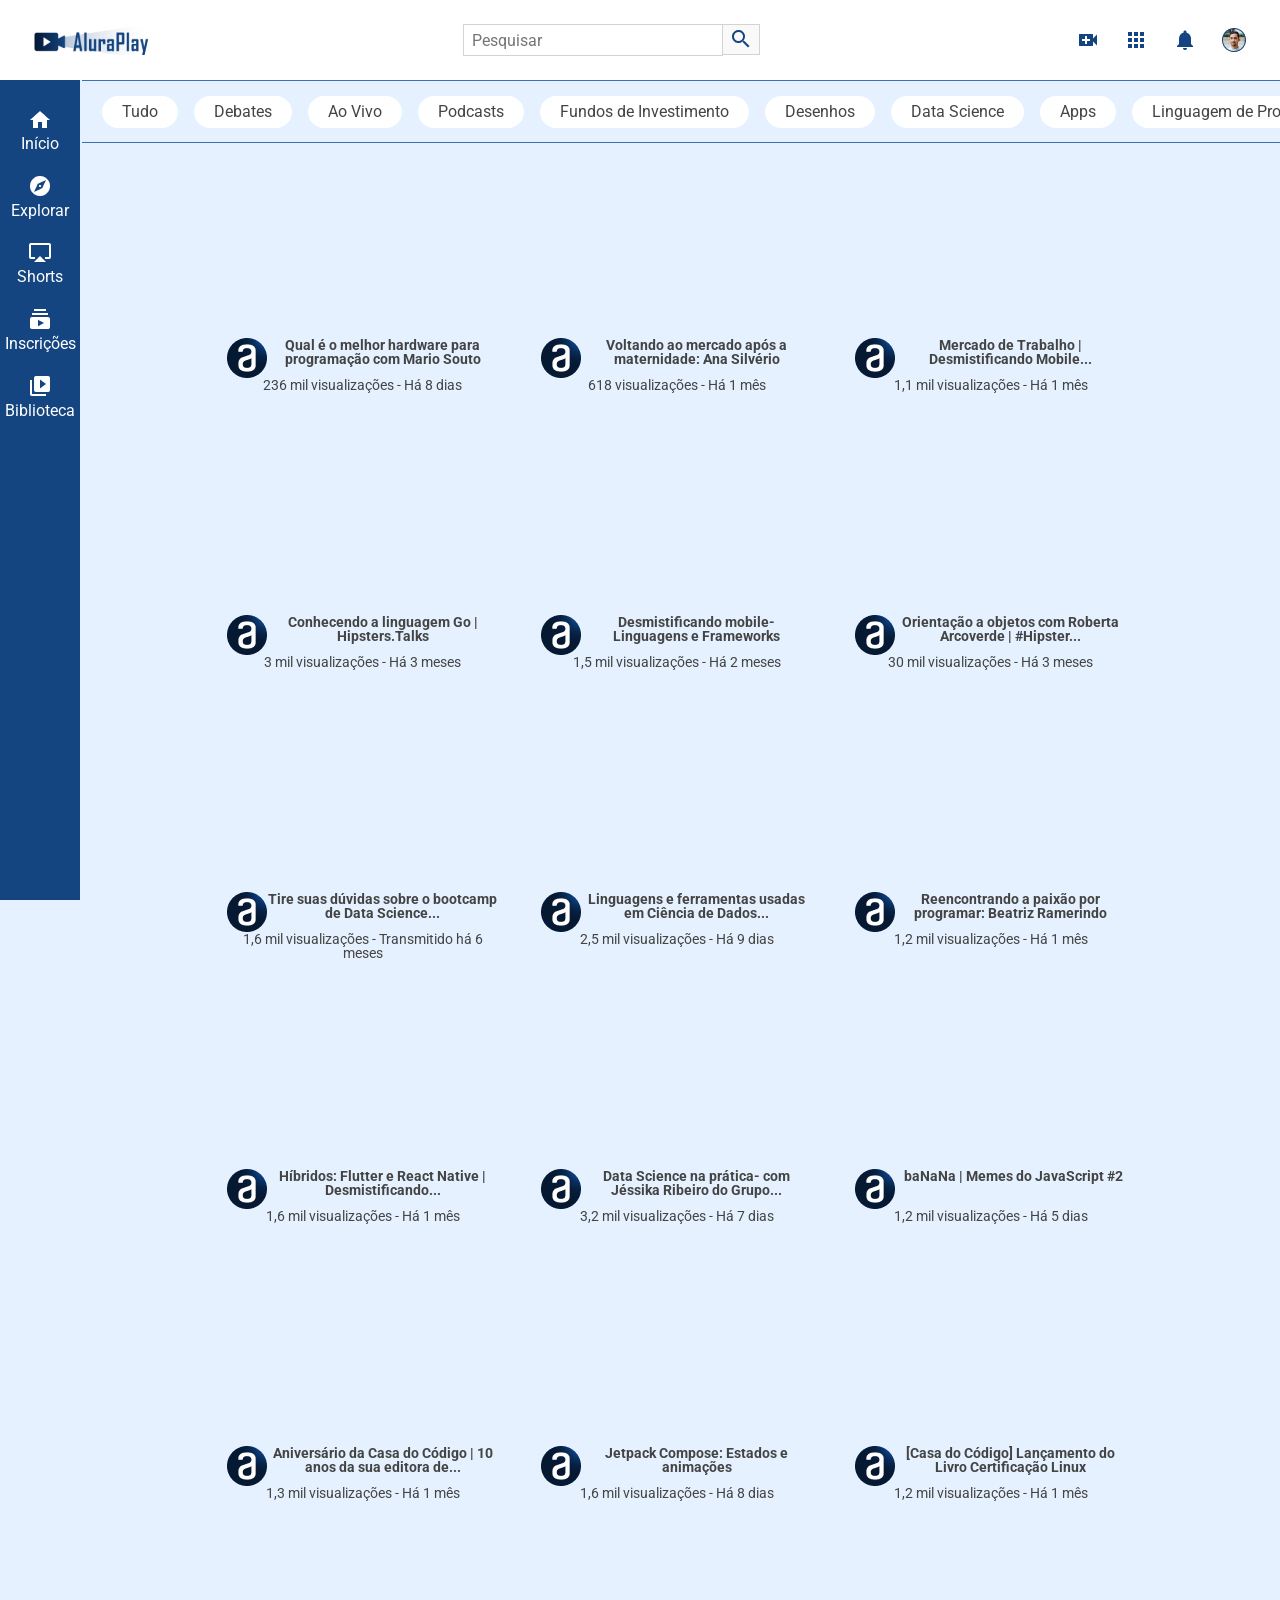
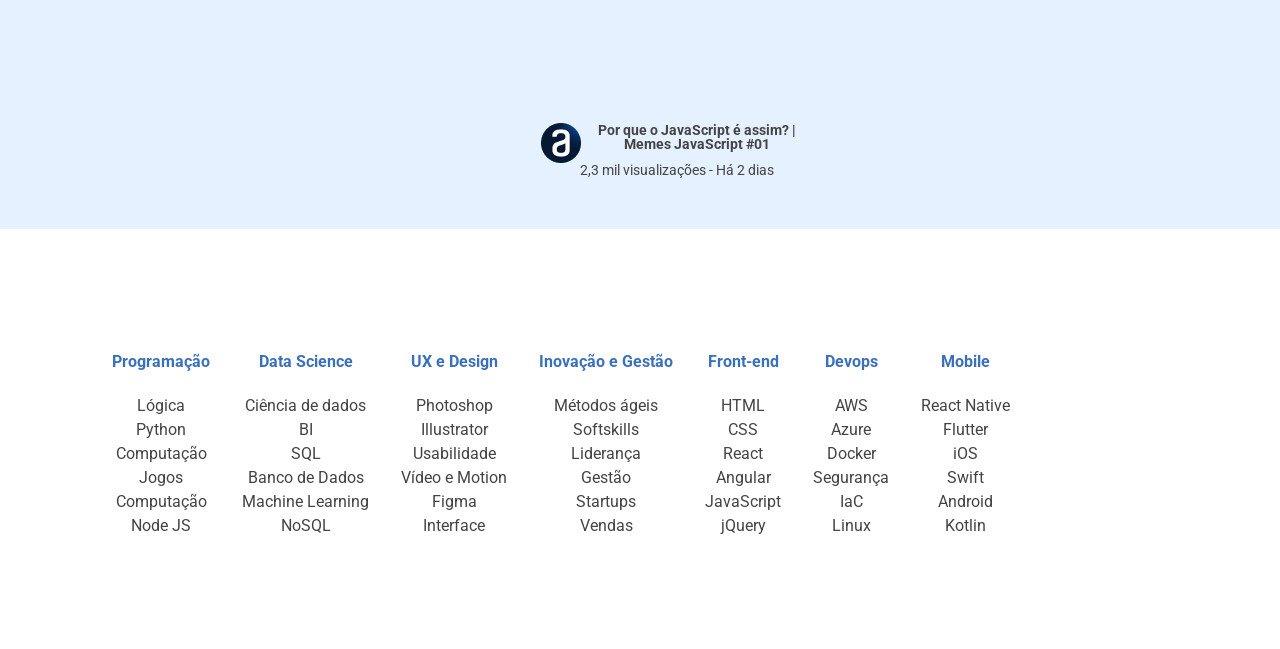
<file: index.html>
<!DOCTYPE html>
<html lang="pt-br">

<head>
    <meta charset="UTF-8">
    <meta http-equiv="X-UA-Compatible" content="IE=edge">
    <meta name="viewport" content="width=device-width, initial-scale=1.0">
    <link href="https://fonts.googleapis.com/css2?family=Roboto:wght@400;700&display=swap" rel="stylesheet">
    <link rel="stylesheet" href="./css/reset.css">
    <link rel="stylesheet" href="./css/estilos.css">
    <link rel="stylesheet" href="./css/flexbox.css">
    <title>AluraPlay</title>
    <link rel="shortcut icon" href="./img/favicon.ico" type="image/x-icon">
</head>

<body>

    <!-- Cabecalho -->
    <header>

        <nav class="cabecalho__container">

            <h1 class="logo__item" href="#"></h1>

            <div class="cabecalho__pesquisar__item">
                <form action="">
                    <input type="search" placeholder="Pesquisar" id="pesquisar" class="pesquisar__input">
                    <label for="pesquisar" class="pesquisar__label"></label>
                </form>
                <a href="#" class="cabecalho__audio"></a>
            </div>

            <div class="cabecalho__icones__item">
                <a href="#" class="cabecalho__videos"></a>
                <a href="#" class="cabecalho__apps"></a>
                <a href="#" class="cabecalho__notificacoes"></a>
                <a href="#" class="cabecalho__avatar"></a>
            </div>

        </nav>

    </header>

    <!-- Menu lateral -->

    <aside class="menu__container">
        <ul class="menu__lista" id="lista__pt1">
            <li>
                <a class="menu__itens" href="#">
                    <i class="icone__inicio icone-item"></i>
                    <span>Início</span></a>
            </li>

            <li>
                <a class="menu__itens" href="#">
                    <i class="icone__explorar icone-item"></i>
                    <span>Explorar</span></a>
            </li>

            <li>
                <a class="menu__itens" href="#">
                    <i class="icone__shorts icone-item"></i>
                    <span>Shorts</span></a>
            </li>

            <li>
                <a class="menu__itens" href="#">
                    <i class="icone__inscricoes icone-item"></i>
                    <span>Inscrições</span></a>
            </li>

            <li>
                <a class="menu__itens" href="#">
                    <i class="icone__biblioteca icone-item"></i>
                    <span>Biblioteca</span></a>
            </li>
        </ul>

        <ul class="menu__lista" id="lista__pt2">
            <li>
                <a class="menu__itens" href="#">
                    <i class="icone__historico icone-item"></i>
                    <span>Histórico</span></a>
            </li>

            <li>
                <a class="menu__itens" href="#">
                    <i class="icone__relogio icone-item"></i>
                    <span>Assistir mais tarde</span></a>
            </li>

            <li>
                <a class="menu__itens" href="#">
                    <i class="icone__like icone-item"></i>
                    <span>Marcados com like</span></a>
            </li>
        </ul>

        <ul class="menu__lista" id="lista__pt3">
            <li>
                <a class="menu__itens" href="#">
                    <i class="icone__mostrar icone-item"></i>
                    <span>Mostrar mais 2</span></a>
            </li>

            <li>
                <a class="menu__itens" href="#">
                    <i class="icone__deschamps icone-item"></i>
                    <span>Felipe Deschamps</span></a>
            </li>

            <li>
                <a class="menu__itens" href="#">
                    <i class="icone__nerd icone-item"></i>
                    <span>Jovem Nerd</span></a>
            </li>

            <li>
                <a class="menu__itens" href="#">
                    <i class="icone__souto icone-item"></i>
                    <span>Mario Souto</span></a>
            </li>

            <li>
                <a class="menu__itens" href="#">
                    <i class="icone__iamarino icone-item"></i>
                    <span>Atila Iamarino</span></a>
            </li>

            <li>
                <a class="menu__itens" href="#">
                    <i class="icone__ballerini icone-item"></i>
                    <span>Rafaella Ballerini</span></a>
            </li>

            <li>
                <a class="menu__itens" href="#">
                    <i class="icone__gaveta icone-item"></i>
                    <span>Gaveta</span></a>
            </li>

            <li>
                <a class="menu__itens" href="#">
                    <i class="icone__alura icone-item"></i>
                    <span>Alura</span></a>
            </li>

            <li>
                <a class="menu__itens inscricoes" href="#">INSCRIÇÕES</a>
            </li>
        </ul>

        <ul class="menu__lista" id="lista__pt4">
            <li class="jogos">
                <a class="menu__itens" href="#">
                    <i class="icone__jogos icone-item"></i>
                    <span>Jogos</span></a>
            </li>

            <li class="filmes">
                <a class="menu__itens" href="#">
                    <i class="icone__filmes icone-item"></i>
                    <span>Filmes</span></a>
            </li>
            <li class="premium">
                <a class="menu__itens" href="#">
                    <i class="icone__videos icone-item"></i>
                    <span>Vídeo Premium</span></a>
            </li>

            <li class="menu__itens maispagina">
                <a href="#">MAIS DA PÁGINA</a>
            </li>
        </ul>
    </aside>

    <!-- Seção superior -->

    <section class="superior__secao__container">
        <a class="superior__item" href="#">Tudo</a>
        <a class="superior__item" href="#">Debates</a>
        <a class="superior__item" href="#">Ao Vivo</a>
        <a class="superior__item" href="#">Podcasts</a>
        <a class="superior__item" href="#">Fundos de Investimento</a>
        <a class="superior__item" href="#">Desenhos</a>
        <a class="superior__item" href="#">Data Science</a>
        <a class="superior__item" href="#">Apps</a>
        <a class="superior__item" href="#">Linguagem de Programação</a>
        <a class="superior__item" href="#">Ciência da Computação</a>
        <a class="superior__item" href="#">Marketing</a>
    </section>

    <!-- Vídeos -->

    <ul class="videos__container">
        <li class="videos__item">
            <iframe width="100%"  height="72%" src="https://www.youtube.com/embed/pA-EgOaF23I" title="YouTube video player" frameborder="0"
                allow="accelerometer; autoplay; clipboard-write; encrypted-media; gyroscope; picture-in-picture"
                allowfullscreen></iframe>
            <div class="descricao-video">
                <img src="./img/videos/Ellipse 11.png" alt="Logo do canal Alura Cursos Online">
                <h3>Qual é o melhor hardware para programação com Mario Souto</h3>
                <p>236 mil visualizações - Há 8 dias</p>
            </div>
        </li>
        <li class="videos__item">
            <iframe width="100%"  height="72%" src="https://www.youtube.com/embed/OrnUhR41MYI"
                title="Voltando ao mercado após a maternidade: Ana Silvério" frameborder="0"
                allow="accelerometer; autoplay; clipboard-write; encrypted-media; gyroscope; picture-in-picture"
                allowfullscreen></iframe>
            <div class="descricao-video">
                <img src="./img/videos/Ellipse 11.png" alt="Logo do canal Alura Cursos Online">
                <h3>Voltando ao mercado após a maternidade: Ana Silvério</h3>
                <p>618 visualizações - Há 1 mês</p>
            </div>
        </li>
        <li class="videos__item">
            <iframe width="100%"  height="72%" src="https://www.youtube.com/embed/YhnNOTde2I0"
                title="Mercado de Trabalho | Desmistificando Mobile - Episódio 5" frameborder="0"
                allow="accelerometer; autoplay; clipboard-write; encrypted-media; gyroscope; picture-in-picture"
                allowfullscreen></iframe>
            <div class="descricao-video">
                <img src="./img/videos/Ellipse 11.png" alt="Logo do canal Alura Cursos Online">
                <h3>Mercado de Trabalho | Desmistificando Mobile...</h3>
                <p>1,1 mil visualizações - Há 1 mês</p>
            </div>
        </li>
        <li class="videos__item">
            <iframe width="100%"  height="72%" src="https://www.youtube.com/embed/y8FeZMv37WU" title="Conhecendo a linguagem Go | Hipsters.Talks"
                frameborder="0"
                allow="accelerometer; autoplay; clipboard-write; encrypted-media; gyroscope; picture-in-picture"
                allowfullscreen></iframe>
            <div class="descricao-video">
                <img src="./img/videos/Ellipse 11.png" alt="Logo do canal Alura Cursos Online">
                <h3>Conhecendo a linguagem Go | Hipsters.Talks</h3>
                <p>3 mil visualizações - Há 3 meses</p>
            </div>
        </li>
        <li class="videos__item">
            <iframe width="100%"  height="72%" src="https://www.youtube.com/embed/fmu1LQvZhms"
                title="Desmistificando mobile- Linguagens e Frameworks - Episódio 2" frameborder="0"
                allow="accelerometer; autoplay; clipboard-write; encrypted-media; gyroscope; picture-in-picture"
                allowfullscreen></iframe>
            <div class="descricao-video">
                <img src="./img/videos/Ellipse 11.png" alt="Logo do canal Alura Cursos Online">
                <h3>Desmistificando mobile- Linguagens e Frameworks</h3>
                <p>1,5 mil visualizações - Há 2 meses</p>
            </div>
        </li>
        <li class="videos__item">
            <iframe width="100%"  height="72%" src="https://www.youtube.com/embed/jpuJ1qrluoU"
                title="Orientação a objetos com Roberta Arcoverde | #HipstersPontoTube" frameborder="0"
                allow="accelerometer; autoplay; clipboard-write; encrypted-media; gyroscope; picture-in-picture"
                allowfullscreen></iframe>
            <div class="descricao-video">
                <img src="./img/videos/Ellipse 11.png" alt="Logo do canal Alura Cursos Online">
                <h3>Orientação a objetos com Roberta Arcoverde | #Hipster...</h3>
                <p>30 mil visualizações - Há 3 meses</p>
            </div>
        </li>
        <li class="videos__item">
            <iframe width="100%"  height="72%" src="https://www.youtube.com/embed/2HhPcadvjqU"
                title="Tire suas dúvidas sobre o bootcamp de Data Science." frameborder="0"
                allow="accelerometer; autoplay; clipboard-write; encrypted-media; gyroscope; picture-in-picture"
                allowfullscreen></iframe>
            <div class="descricao-video">
                <img src="./img/videos/Ellipse 11.png" alt="Logo do canal Alura Cursos Online">
                <h3>Tire suas dúvidas sobre o bootcamp de Data Science...</h3>
                <p>1,6 mil visualizações - Transmitido há 6 meses</p>
            </div>
        </li>
        <li class="videos__item">
            <iframe width="100%"  height="72%" src="https://www.youtube.com/embed/h83e1aAM5xQ" title="
                4:06
                TOCANDO AGORA
                Linguagens e ferramentas usadas em Ciência de Dados | Universo Data Science - Episódio 3"
                frameborder="0"
                allow="accelerometer; autoplay; clipboard-write; encrypted-media; gyroscope; picture-in-picture"
                allowfullscreen></iframe>
            <div class="descricao-video">
                <img src="./img/videos/Ellipse 11.png" alt="Logo do canal Alura Cursos Online">
                <h3>Linguagens e ferramentas usadas em Ciência de Dados...</h3>
                <p>2,5 mil visualizações - Há 9 dias</p>
            </div>
        </li>
        <li class="videos__item">
            <iframe width="100%"  height="72%" src="https://www.youtube.com/embed/CnB3eLTrkn4"
                title="Reencontrando a paixão por programar: Beatriz Ramerindo" frameborder="0"
                allow="accelerometer; autoplay; clipboard-write; encrypted-media; gyroscope; picture-in-picture"
                allowfullscreen></iframe>
            <div class="descricao-video">
                <img src="./img/videos/Ellipse 11.png" alt="Logo do canal Alura Cursos Online">
                <h3>Reencontrando a paixão por programar: Beatriz Ramerindo</h3>
                <p>1,2 mil visualizações - Há 1 mês</p>
            </div>
        </li>
        <li class="videos__item">
            <iframe width="100%"  height="72%" src="https://www.youtube.com/embed/vf9P_PycgRw"
                title="Híbridos: Flutter e React Native | Desmistificando Mobile - Episódio 4" frameborder="0"
                allow="accelerometer; autoplay; clipboard-write; encrypted-media; gyroscope; picture-in-picture"
                allowfullscreen></iframe>
            <div class="descricao-video">
                <img src="./img/videos/Ellipse 11.png" alt="Logo do canal Alura Cursos Online">
                <h3>Híbridos: Flutter e React Native | Desmistificando...</h3>
                <p>1,6 mil visualizações - Há 1 mês</p>
            </div>
        </li>
        <li class="videos__item">
            <iframe width="100%"  height="72%" src="https://www.youtube.com/embed/Nts3P35mHzE"
                title="Data Science na prática- com Jéssika Ribeiro do Grupo Boticário | Universo Data Science - Episódio 4"
                frameborder="0"
                allow="accelerometer; autoplay; clipboard-write; encrypted-media; gyroscope; picture-in-picture"
                allowfullscreen></iframe>
            <div class="descricao-video">
                <img src="./img/videos/Ellipse 11.png" alt="Logo do canal Alura Cursos Online">
                <h3>Data Science na prática- com Jéssika Ribeiro do Grupo...</h3>
                <p>3,2 mil visualizações - Há 7 dias</p>
            </div>
        </li>
        <li class="videos__item">
            <iframe width="100%"  height="72%" src="https://www.youtube.com/embed/HBVCsBtsmzA" title="baNaNa | Memes do JavaScript - Episódio 2"
                frameborder="0"
                allow="accelerometer; autoplay; clipboard-write; encrypted-media; gyroscope; picture-in-picture"
                allowfullscreen></iframe>
            <div class="descricao-video">
                <img src="./img/videos/Ellipse 11.png" alt="Logo do canal Alura Cursos Online">
                <h3>baNaNa | Memes do JavaScript #2</h3>
                <p>1,2 mil visualizações - Há 5 dias</p>
            </div>
        </li>
        <li class="videos__item">
            <iframe width="100%"  height="72%" src="https://www.youtube.com/embed/SyEdlBSw11k"
                title="Aniversário da Casa do Código | 10 anos da sua editora de Tecnologia" frameborder="0"
                allow="accelerometer; autoplay; clipboard-write; encrypted-media; gyroscope; picture-in-picture"
                allowfullscreen></iframe>
            <div class="descricao-video">
                <img src="./img/videos/Ellipse 11.png" alt="Logo do canal Alura Cursos Online">
                <h3>Aniversário da Casa do Código | 10 anos da sua editora de...</h3>
                <p>1,3 mil visualizações - Há 1 mês</p>
            </div>
        </li>
        <li class="videos__item">
            <iframe width="100%"  height="72%" src="https://www.youtube.com/embed/FKYBCl_I9zU"
                title="Jetpack Compose: Estados e animações | #AluraMais" frameborder="0"
                allow="accelerometer; autoplay; clipboard-write; encrypted-media; gyroscope; picture-in-picture"
                allowfullscreen></iframe>
            <div class="descricao-video">
                <img src="./img/videos/Ellipse 11.png" alt="Logo do canal Alura Cursos Online">
                <h3>Jetpack Compose: Estados e animações</h3>
                <p>1,6 mil visualizações - Há 8 dias</p>
            </div>
        </li>
        <li class="videos__item">
            <iframe width="100%"  height="72%" src="https://www.youtube.com/embed/68EGCA67g_A"
                title="[Casa do Código] Lançamento do Livro Certificação Linux" frameborder="0"
                allow="accelerometer; autoplay; clipboard-write; encrypted-media; gyroscope; picture-in-picture"
                allowfullscreen></iframe>
            <div class="descricao-video">
                <img src="./img/videos/Ellipse 11.png" alt="Logo do canal Alura Cursos Online">
                <h3>[Casa do Código] Lançamento do Livro Certificação Linux</h3>
                <p>1,2 mil visualizações - Há 1 mês</p>
            </div>
        </li>
        <li class="videos__item">
            <iframe width="100%"  height="72%" src="https://www.youtube.com/embed/VHxoyduIt18"
                title="Por que o JavaScript é assim? | Memes do JavaScript - Episódio 1" frameborder="0"
                allow="accelerometer; autoplay; clipboard-write; encrypted-media; gyroscope; picture-in-picture"
                allowfullscreen></iframe>
            <div class="descricao-video">
                <img src="./img/videos/Ellipse 11.png" alt="Logo do canal Alura Cursos Online">
                <h3>Por que o JavaScript é assim? | Memes JavaScript #01</h3>
                <p>2,3 mil visualizações - Há 2 dias</p>
            </div>
        </li>
    </ul>

    <!-- <Seção rodapé> -->
    <footer class="rodape__container">
        <section>
            <h2 class="rodape__titulo">Programação</h2>
            <p class="rodape__texto">Lógica</p>
            <p>Python</p>
            <p>Computação</p>
            <p>Jogos</p>
            <p>Computação</p>
            <p>Node JS</p>
        </section>

        <section>
            <h2 class="rodape__titulo">Data Science</h2>
            <p class="rodape__texto">Ciência de dados</p>
            <p>BI</p>
            <p>SQL</p>
            <p>Banco de Dados</p>
            <p>Machine Learning</p>
            <p>NoSQL</p>
        </section>

        <section>
            <h2 class="rodape__titulo">UX e Design</h2>
            <p class="rodape__texto">Photoshop</p>
            <p>Illustrator</p>
            <p>Usabilidade</p>
            <p>Vídeo e Motion</p>
            <p>Figma</p>
            <p>Interface</p>
        </section>

        <section>
            <h2 class="rodape__titulo">Inovação e Gestão</h2>
            <p class="rodape__texto">Métodos ágeis</p>
            <p>Softskills</p>
            <p>Liderança</p>
            <p>Gestão</p>
            <p>Startups</p>
            <p>Vendas</p>
        </section>

        <section>
            <h2 class="rodape__titulo">Front-end</h2>
            <p class="rodape__texto">HTML</p>
            <p>CSS</p>
            <p>React</p>
            <p>Angular</p>
            <p>JavaScript</p>
            <p>jQuery</p>
        </section>

        <section>
            <h2 class="rodape__titulo">Devops</h2>
            <p class="rodape__texto">AWS</p>
            <p>Azure</p>
            <p>Docker</p>
            <p>Segurança</p>
            <p>IaC</p>
            <p>Linux</p>
        </section>

        <section>
            <h2 class="rodape__titulo">Mobile</h2>
            <p class="rodape__texto">React Native</p>
            <p>Flutter</p>
            <p>iOS</p>
            <p>Swift</p>
            <p>Android</p>
            <p>Kotlin</p>
        </section>
    </footer>

</body>

</html>
</file>
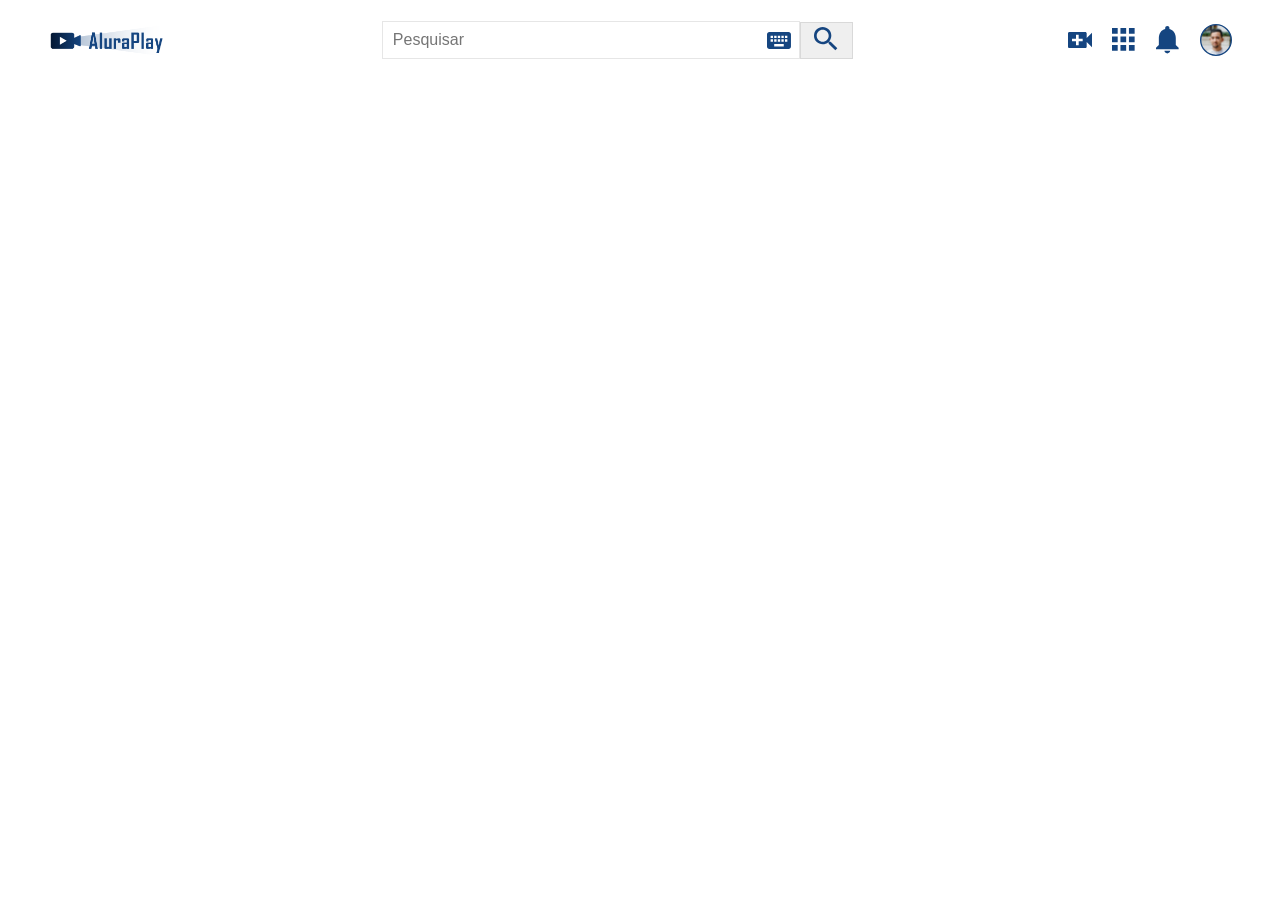
<file: HTML/index.html>
<!DOCTYPE html>
<html lang="pt-br">
<head>
    <meta charset="UTF-8">
    <meta name="viewport" content="width=device-width, initial-scale=1.0">
    <link rel="stylesheet" href="../CSS/reset.css">
    <link rel="stylesheet" href="../CSS/style.css">
    <title>AluraPlay</title>
</head>
<body>
    <header class="cabecalho">
        <img src="../IMAGEM/Logo_Final 1.svg" alt="Logo Alura Play" class="cabecalho__img-logo">
        
        <div class="cabecalho__container-pesquisa">
            <div class="cabecalho__container-barra-pesquisa">
                <input type="text" name="pesquisa-usuario" id="pesquisa-usuario" class="cabecalho__barra-pesquisa" placeholder="Pesquisar">
                <img src="../IMAGEM/keyboard.svg" alt="Icone de teclado" id="cabecalho__icone-teclado" class="cabecalho__icone">
            </div>
            <button class="cabecalho__botao-pesquisa"><img src="../IMAGEM/search.svg" alt="Icone de pesquisa" id="cabecalho__icone-pesquisa" class="cabecalho__icone"></button>
        </div>
        
        <div class="cabecalho__container-navegacao-usuario">
            <img src="../IMAGEM/video_call.svg" alt="Icone de chamada de vídeo" id="cabecalho__icone-video-chamada" class="cabecalho__icone">
            <img src="../IMAGEM/apps.svg" alt="Icone de aplicativos" id="cabecalho__icone-aplicativos" class="cabecalho__icone">
            <img src="../IMAGEM/notifications.svg" alt="Icone de notificações" id="cabecalho__icone-notificacoes" class="cabecalho__icone">
            <img src="../IMAGEM/Avatar.svg" alt="Avatar do usuário" id="cabecalho__icone-avatar-usuario" class="cabecalho__icone">
        </div>
    </header>

    <main class="conteudo-principal">

    </main>

    <footer class="rodape">

    </footer>
</body>
</html>
</file>
<file: css/estilos.css>
*,
*::before,
*::after {
    --azul-escuro: #154580;
    --azul-medio: #3970BE;
    --azul-claro: #E5F1FF;
    --cinza-texto: #444444;
    --cinza-claro: #ECECEC;
    box-sizing: border-box;
}

body {
    font-family: Roboto, Arial, Helvetica, sans-serif;
    background-color: var(--azul-claro);
    position: relative;
    width: 100%;
    height: 100vh;
    overflow: auto;
    font-size: 14px;
    color: white;
    box-sizing: border-box;
    text-align: center;
}

/* CABEÇALHO */

.cabecalho__container {
    background-color: white;
    height: 80px;
    width: 100%;
    padding: 0 25px;
}

.logo__item {
    background-image: url(../img/cabecalho/Logo.png);
    background-repeat: no-repeat;
    padding: 15px 65px;
    cursor: pointer;
}

.pesquisar__input {
    width: 260px;
    height: 32px;
    border: 1px solid rgb(211, 211, 211);
    font-size: 16px;
    padding: 3px 8px;
    border: 1px solid rgb(211, 211, 211);
}

.pesquisar__label {
    background-image: url(../img/cabecalho/search.png);
    background-repeat: no-repeat;
    background-position: center;
    border: 1px solid rgb(211, 211, 211);
    background-color: #F9F9F9;
    border-left: none;
    padding: 8px 18px 5px;
    cursor: pointer;
}

.cabecalho__audio {
    background-image: url(../img/cabecalho/mic.png);
    padding: 20px;
    display: none;
}

.cabecalho__videos {
    background-image: url(../img/cabecalho/video_call.png);
    background-repeat: no-repeat;
    background-position: center;
    padding: 20px;
}

.cabecalho__apps {
    background-image: url(../img/cabecalho/apps.png);
    background-repeat: no-repeat;
    background-position: center;
    padding: 13px 30px 13px 13px;
}

.cabecalho__notificacoes {
    background-image: url(../img/cabecalho/notifications.png);
    background-repeat: no-repeat;
    background-position: center;
    padding: 13px 30px 13px 13px;
}

.cabecalho__avatar {
    background-image: url(../img/cabecalho/Avatar.png);
    background-repeat: no-repeat;
    background-position: center;
    padding: 13px 30px 13px 13px;
}

/* MENU LATERAL */

.menu__container {
    background-color: var(--azul-escuro);
    font-size: 14px;
}

.menu__itens:hover {
    background-color: var(--azul-medio);
    transition: .5s;
}

.icone__inicio::before {
    content: url(../img/menu/home.png);
}

.icone__explorar::before {
    content: url(../img/menu/explore.png);
}

.icone__shorts::before {
    content: url(../img/menu/shorts.png);
}

.icone__inscricoes::before {
    content: url(../img/menu/subscriptions.png);
}

.icone__biblioteca::before {
    content: url(../img/menu/video_library.png);
}

.icone__historico::before {
    content: url(../img/menu/history.png);
}

.icone__relogio::before {
    content: url(../img/menu/history_toggle_off.png);
}

.icone__like::before {
    content: url(../img/menu/thumb_up_alt.png);
}

.icone__alura::before {
    content: url(../img/menu/Avatar_Alura.png);
}

.icone__gaveta::before {
    content: url(../img/menu/Avatar_Gaveta.png);
}

.icone__ballerini::before {
    content: url(../img/menu/Avatar_Rafa.png);
}

.icone__iamarino::before {
    content: url(../img/menu/Avatar_Atila.png);
}

.icone__souto::before {
    content: url(../img/menu/Avatar_Souto.png);
}

.icone__nerd::before {
    content: url(../img/menu/Avatar_Jovem_Nerd.png);
}

.icone__deschamps::before {
    content: url(../img/menu/Avatar_Deschamps.png);
}

.icone__mostrar::before {
    content: url(../img/menu/keyboard_arrow_down.png);
}

.icone__videos::before {
    content: url(../img/menu/videos.png);
}

.icone__filmes::before {
    content: url(../img/menu/filmes.png);
}

.icone__jogos::before {
    content: url(../img/menu/jogos.png);
}

/* SECAO SUPERIOR */

.superior__secao__container {
    height: 63px;
    color: white;
    font-size: 16px;
    background-color: var(--azul-claro);
    padding: 0 20px;
    position: fixed;
    top: 80px;
    right: 0;
    left: 0;
}

.superior__item {
    color: var(--cinza-texto);
    font-size: 16px;
    background-color: white;
    border-radius: 20px;
    padding: 8px 20px;
    cursor: pointer;
}

.superior__item:hover {
    color: white;
    background-color: var(--azul-escuro);
    transition: .5s;
}

/* SEÇÃO VÍDEOS */

.videos__container {
    color: black;
    padding: 153px 20px 10px 20px;
}

.videos__item:hover {
    transform: scale(1.3);
    background-color: var(--azul-claro);
    z-index: 2;
    transition: .5s;
}

.descricao-video h3 {
    font-weight: 700;
    color: #444444;
}

.descricao-video p {
    font-size: 14px;
    color: #444444;
}

/* RODAPÉ */

.rodape__container {
    width: 100%;
    height: 875px;
    color: var(--cinza-texto);
    line-height: 1.5;
    font-size: 16px;
    background-color: white;
}

.rodape__titulo {
    color: var(--azul-medio);
    font-weight: bold;
    padding: 10px 0 20px 0;
}

@media(min-width: 834px) {

    body {
        height: 100vh;
    }

    /* ESTILOS DO MENU LATERAL */

    .menu__container {
        font-size: 16px;
    }

    .menu__lista {
        padding-top: 15px;
    }

    .menu__lista li {
        width: 100%;
    }

    /* ESTILOS DA SECAO SUPERIOR */

    .superior__secao__container {
        border-top: var(--azul-medio) 1px solid;
        border-bottom: var(--azul-medio) 1px solid;
        width: auto;
        left: 82px;
    }

    /*ESTILOS SEÇÃO VÍDEOS */

    .videos__container {
        padding-left: 90px;
        padding-right: 17px;
    }

    .videos__item:hover {
        transform: scale(1.3);
    }

    /* ESTILOS RODAPÉ */

    .rodape__container {
        height: 420px;
        padding-left: 74px;
    }

}

@media(min-width: 1440px) {

    /* SEÇÃO SUPERIOR */

    .superior__secao__container {
        left: 247px;
    }

    /* ESTILOS DO MENU LATERAL */

    .menu__lista {
        border-bottom: 1.5px solid var(--azul-medio);
    }

    /* ESTILOS VIDEOS */

    .videos__container {
        padding-right: 10px;
        padding-left: 248px;
    }

    /* ESTILOS RODAPÉ */

    .rodape__container {
        padding-left: 240px;
        height: 225px;
    }

}
</file>
<file: css/flexbox.css>
/* CABEÇALHO */

.cabecalho__container {
    display: flex;
    flex-direction: row;
    align-items: center;
    justify-content: space-between;
    position: fixed;
    top: 0;
}

.cabecalho__pesquisar__item {
    display: flex;
    flex-direction: row;
    align-items: center;
}

.cabecalho__pesquisar__item, .cabecalho__videos {
    display: none;
}

/* RODAPE */

.rodape__container {
    display: flex;
    flex-direction: column;
    align-items: center;
    flex-wrap: wrap;
    gap: 1em;
    padding: 1em;
}

/* MENU SUPERIOR */

.superior__secao__container {
    display: flex;
    flex-direction: row;
    align-items: center;
    gap: 1em;
    flex-wrap: nowrap;
    overflow: scroll;
}

.superior__item {
    white-space: nowrap;
}


/* MENU LATERAL */

.menu__container {
    padding: 1em;
    position: fixed;
    bottom: 0;
    width: 100%;
}

.menu__lista {
    display: flex;
    flex-direction: row;
    justify-content: space-around;
    align-items: center;
}

.menu__itens {
    display: flex;
    flex-direction: column;
    align-items: center;
    gap: 4px;
}

#lista__pt2, #lista__pt3, #lista__pt4 {
    display: none;
}

/* VÍDEOS */

.videos__item {
    width: 272px;
    height: 235px;
}

.videos__container {
    display: flex;
    flex-direction: row;
    gap: 3em;
    flex-wrap: wrap;
    justify-content: center;
    padding-bottom: 4em;
}

.descricao-video {
    padding: 1em 0;
    display: grid;
    grid-template-areas: 
        "logo titulo"
        "descricao descricao";
} 

.descricao-video img { grid-area: logo; }
.descricao-video h3 { grid-area: titulo; }
.descricao-video p { grid-area: descricao; }

@media (min-width: 834px) {
    /* CABEÇALHO */

    .cabecalho__pesquisar__item, .cabecalho__videos {
        display: block;
    }

    .cabecalho__icones__item {
        display: flex;
        flex-direction: row;
        align-items: center;
        gap: 6px;
    }

    /* RODAPE */

    .rodape__container {
        flex-direction: row;
        gap: 2em;
        padding: 1em ;
        padding-left: 7em;

    }  
    
    /* MENU LATERAL */

    .menu__container {
        left: 0;
        top: 5em;
        bottom: 0;
        width: 5em;
    }

    .menu__lista {
        flex-direction: column;
        align-items: center;
        gap: 1.5em;
    }
}

@media (min-width: 1440px) {
    .rodape__container {
        justify-content: space-around;
        padding-left: 15em;
    }

    #lista__pt2, #lista__pt3, #lista__pt4 {
        display: block;
    }

    .menu__itens {
        flex-direction: row;
        align-items: center;
        gap: 1em;
        padding: 0.5em 10em 0.5em 0.5em;
    }

    .menu__container {
        width: 15em;
        overflow: scroll;
        padding: 0em;
    }

    .menu__lista {
        padding: 1em;
    }

    span, a {
        white-space: nowrap;
    }

    #lista__pt2, #lista__pt3, #lista__pt4 {
        display: flex;
        flex-direction: column-reverse;
        gap: 1em;
    }
}
</file>
<file: CSS/style.css>
@import url(../CSS/cabecalho.css);

:root {
    --cinza-claro-texto: rgba(128, 128, 128, 0.201);
}
</file>
